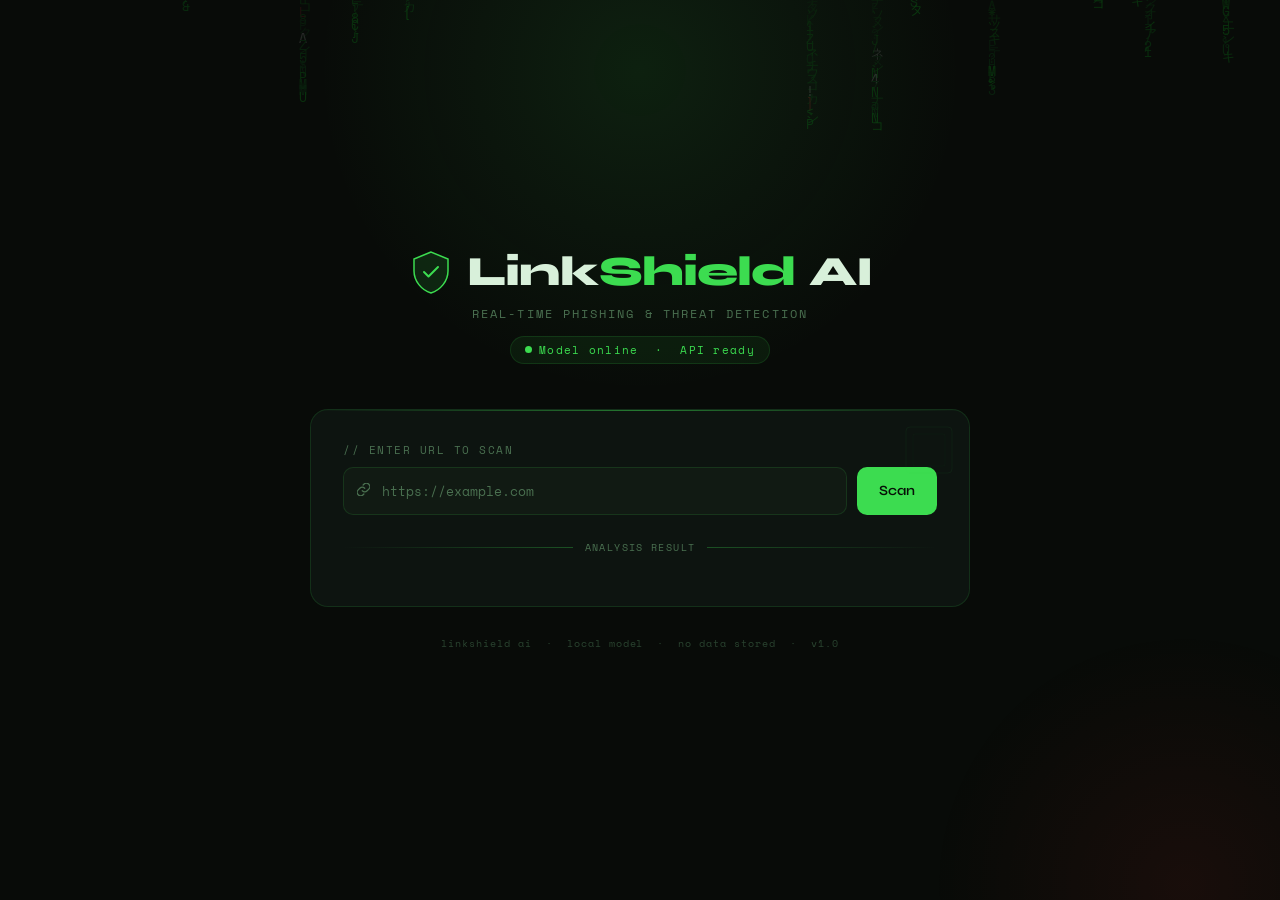
<file: index.html>
<!DOCTYPE html>
<html lang="en">
<head>
  <meta charset="UTF-8"/>
  <meta name="viewport" content="width=device-width, initial-scale=1.0"/>
  <title>LinkShield AI</title>
  <link href="https://fonts.googleapis.com/css2?family=Space+Mono:ital,wght@0,400;0,700;1,400&family=Syne:wght@400;600;800&display=swap" rel="stylesheet"/>
  <link rel="stylesheet" href="style.css"/>
</head>
<body>

<canvas id="matrix-canvas"></canvas>
<div class="glow-orb"></div>
<div class="glow-orb-red"></div>

<div class="wrapper">

  <!-- Header -->
  <div class="header">
    <div class="logo-row">
      <svg class="shield" viewBox="0 0 46 46" fill="none" xmlns="http://www.w3.org/2000/svg">
        <path d="M23 3L6 10V22C6 31.9 13.4 41.2 23 44C32.6 41.2 40 31.9 40 22V10L23 3Z"
              fill="rgba(60,220,80,0.12)" stroke="#3cdc50" stroke-width="1.5"/>
        <path d="M16 23L20.5 27.5L30 18" stroke="#3cdc50" stroke-width="2"
              stroke-linecap="round" stroke-linejoin="round"/>
      </svg>
      <h1>Link<span>Shield</span> AI</h1>
    </div>
    <p class="tagline">Real-time phishing &amp; threat detection</p>
    <div class="status-pill">
      <span class="pulse-dot"></span>
      Model online &nbsp;·&nbsp; API ready
    </div>
  </div>

  <!-- Main Card -->
  <div class="card" id="mainCard">
    <div class="scan-line"></div>

    <svg class="card-corner" viewBox="0 0 48 48" fill="none">
      <rect x="1" y="1" width="46" height="46" rx="4" stroke="#3cdc50" stroke-width="1"/>
      <rect x="8" y="8" width="32" height="32" rx="2" stroke="#3cdc50" stroke-width="0.5"/>
    </svg>

    <p class="input-label">// Enter URL to scan</p>

    <div class="input-row">
      <div class="url-wrap">
        <span class="url-icon">
          <svg width="13" height="13" viewBox="0 0 16 16" fill="none">
            <path d="M6.5 9.5a4.243 4.243 0 0 0 6 0l2-2a4.243 4.243 0 0 0-6-6l-1 1"
                  stroke="#4a7050" stroke-width="1.5" stroke-linecap="round"/>
            <path d="M9.5 6.5a4.243 4.243 0 0 0-6 0l-2 2a4.243 4.243 0 0 0 6 6l1-1"
                  stroke="#4a7050" stroke-width="1.5" stroke-linecap="round"/>
          </svg>
        </span>
        <input type="text" id="url" placeholder="https://example.com"
               autocomplete="off" spellcheck="false"/>
      </div>
      <button id="checkBtn" onclick="checkURL()">
        <div class="btn-inner">
          <div class="spinner"></div>
          <span class="btn-text">Scan</span>
        </div>
      </button>
    </div>

    <p class="checking-url" id="checkingUrl">scanning › <span id="urlDisplay"></span></p>

    <div class="divider">
      <div class="divider-line"></div>
      <span class="divider-label">Analysis Result</span>
      <div class="divider-line right"></div>
    </div>

    <div id="result-panel"></div>

  </div><!-- /card -->

  <p class="footer">linkshield ai &nbsp;·&nbsp; local model &nbsp;·&nbsp; no data stored &nbsp;·&nbsp; v1.0</p>

</div><!-- /wrapper -->

<script src="script.js"></script>
</body>
</html>
</file>
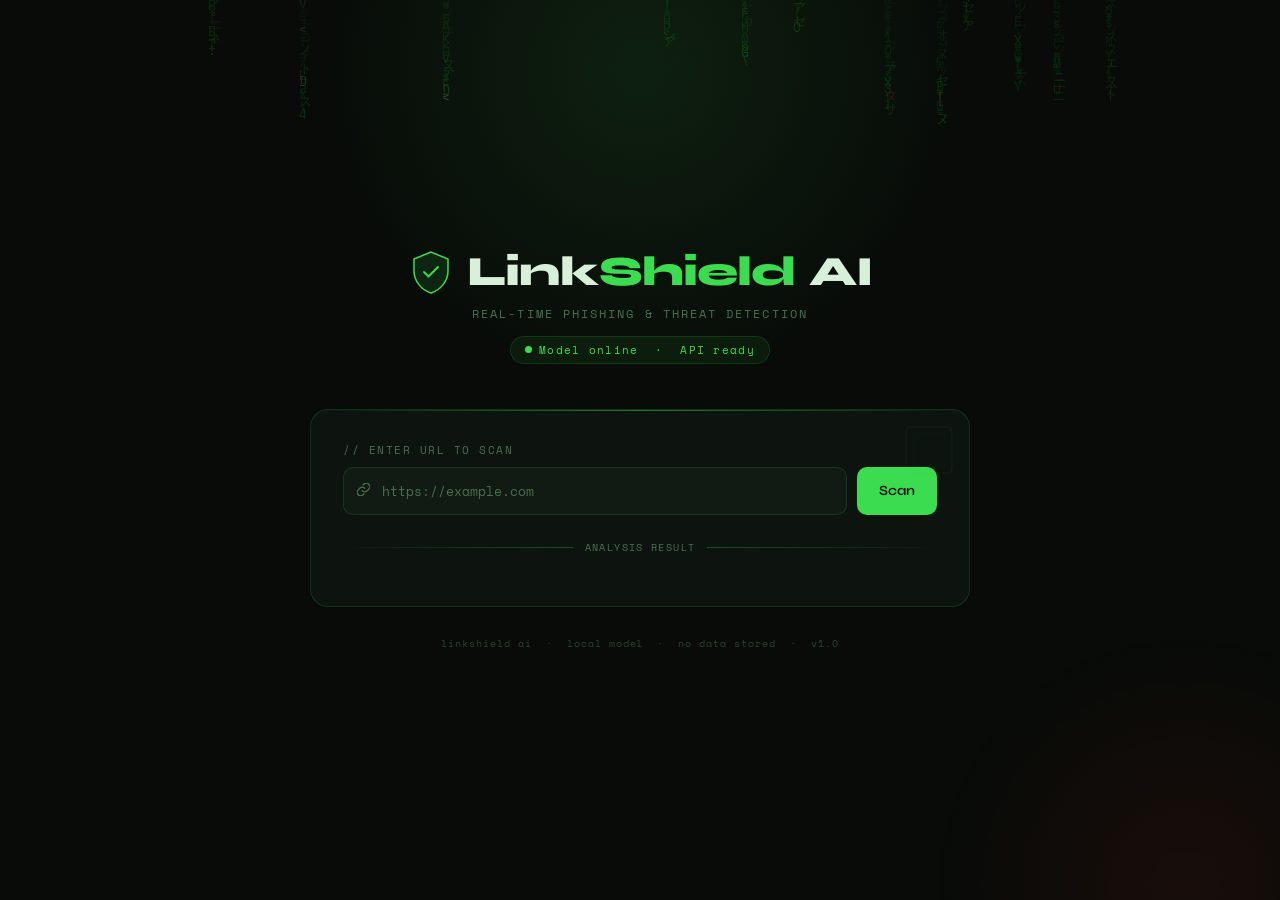
<file: static/index.html>
<!DOCTYPE html>
<html lang="en">
<head>
  <meta charset="UTF-8"/>
  <meta name="viewport" content="width=device-width, initial-scale=1.0"/>
  <title>LinkShield AI</title>
  <link href="https://fonts.googleapis.com/css2?family=Space+Mono:ital,wght@0,400;0,700;1,400&family=Syne:wght@400;600;800&display=swap" rel="stylesheet"/>
  <link rel="stylesheet" href="style.css"/>
</head>
<body>

<canvas id="matrix-canvas"></canvas>
<div class="glow-orb"></div>
<div class="glow-orb-red"></div>

<div class="wrapper">

  <!-- Header -->
  <div class="header">
    <div class="logo-row">
      <svg class="shield" viewBox="0 0 46 46" fill="none" xmlns="http://www.w3.org/2000/svg">
        <path d="M23 3L6 10V22C6 31.9 13.4 41.2 23 44C32.6 41.2 40 31.9 40 22V10L23 3Z"
              fill="rgba(60,220,80,0.12)" stroke="#3cdc50" stroke-width="1.5"/>
        <path d="M16 23L20.5 27.5L30 18" stroke="#3cdc50" stroke-width="2"
              stroke-linecap="round" stroke-linejoin="round"/>
      </svg>
      <h1>Link<span>Shield</span> AI</h1>
    </div>
    <p class="tagline">Real-time phishing &amp; threat detection</p>
    <div class="status-pill">
      <span class="pulse-dot"></span>
      Model online &nbsp;·&nbsp; API ready
    </div>
  </div>

  <!-- Main Card -->
  <div class="card" id="mainCard">
    <div class="scan-line"></div>

    <svg class="card-corner" viewBox="0 0 48 48" fill="none">
      <rect x="1" y="1" width="46" height="46" rx="4" stroke="#3cdc50" stroke-width="1"/>
      <rect x="8" y="8" width="32" height="32" rx="2" stroke="#3cdc50" stroke-width="0.5"/>
    </svg>

    <p class="input-label">// Enter URL to scan</p>

    <div class="input-row">
      <div class="url-wrap">
        <span class="url-icon">
          <svg width="13" height="13" viewBox="0 0 16 16" fill="none">
            <path d="M6.5 9.5a4.243 4.243 0 0 0 6 0l2-2a4.243 4.243 0 0 0-6-6l-1 1"
                  stroke="#4a7050" stroke-width="1.5" stroke-linecap="round"/>
            <path d="M9.5 6.5a4.243 4.243 0 0 0-6 0l-2 2a4.243 4.243 0 0 0 6 6l1-1"
                  stroke="#4a7050" stroke-width="1.5" stroke-linecap="round"/>
          </svg>
        </span>
        <input type="text" id="url" placeholder="https://example.com"
               autocomplete="off" spellcheck="false"/>
      </div>
      <button id="checkBtn" onclick="checkURL()">
        <div class="btn-inner">
          <div class="spinner"></div>
          <span class="btn-text">Scan</span>
        </div>
      </button>
    </div>

    <p class="checking-url" id="checkingUrl">scanning › <span id="urlDisplay"></span></p>

    <div class="divider">
      <div class="divider-line"></div>
      <span class="divider-label">Analysis Result</span>
      <div class="divider-line right"></div>
    </div>

    <div id="result-panel"></div>

  </div><!-- /card -->

  <p class="footer">linkshield ai &nbsp;·&nbsp; local model &nbsp;·&nbsp; no data stored &nbsp;·&nbsp; v1.0</p>

</div><!-- /wrapper -->

<script src="script.js"></script>
</body>
</html>
</file>
<file: style.css>
*, *::before, *::after { box-sizing: border-box; margin: 0; padding: 0; }

:root {
  --bg:        #0a0d0a;
  --surface:   #0d1410;
  --surface2:  #111a13;
  --border:    rgba(60, 220, 80, 0.14);
  --border2:   rgba(60, 220, 80, 0.30);
  --accent:    #3cdc50;
  --accent-dim:#28a838;
  --danger:    #ff3333;
  --warn:      #ff8800;
  --safe:      #3cdc50;
  --text:      #d8f0da;
  --muted:     #4a7050;
  --muted2:    #2a4430;
  --font-head: 'Syne', sans-serif;
  --font-mono: 'Space Mono', monospace;
}

body {
  background: var(--bg);
  color: var(--text);
  font-family: var(--font-head);
  min-height: 100vh;
  display: flex;
  flex-direction: column;
  align-items: center;
  justify-content: center;
  padding: 2rem 1.5rem;
  overflow-x: hidden;
}

#matrix-canvas {
  position: fixed; inset: 0;
  width: 100%; height: 100%;
  pointer-events: none; z-index: 0;
  opacity: 0.18;
}

.glow-orb {
  position: fixed;
  top: -280px; left: 50%; transform: translateX(-50%);
  width: 700px; height: 700px;
  background: radial-gradient(circle, rgba(60,220,80,0.10) 0%, transparent 65%);
  pointer-events: none; z-index: 0;
}

.glow-orb-red {
  position: fixed;
  bottom: -260px; right: -180px;
  width: 550px; height: 550px;
  background: radial-gradient(circle, rgba(255,51,51,0.07) 0%, transparent 65%);
  pointer-events: none; z-index: 0;
}

.wrapper {
  position: relative; z-index: 1;
  width: 100%; max-width: 660px;
}

/* HEADER */
.header {
  text-align: center;
  margin-bottom: 2.8rem;
  animation: fadeDown 0.55s cubic-bezier(.22,1,.36,1) both;
}

.logo-row {
  display: flex; align-items: center; justify-content: center;
  gap: 13px; margin-bottom: 10px;
}

.shield { width: 46px; height: 46px; flex-shrink: 0; }

h1 {
  font-size: clamp(1.9rem, 5vw, 2.6rem);
  font-weight: 800;
  letter-spacing: -0.02em;
  line-height: 1;
}

h1 span { color: var(--accent); }

.tagline {
  font-family: var(--font-mono);
  font-size: 0.72rem;
  color: var(--muted);
  letter-spacing: 0.18em;
  text-transform: uppercase;
  margin-top: 6px;
}

.status-pill {
  display: inline-flex; align-items: center; gap: 7px;
  margin-top: 14px;
  background: rgba(60,220,80,0.07);
  border: 1px solid var(--border);
  border-radius: 999px;
  padding: 5px 14px;
  font-family: var(--font-mono);
  font-size: 0.68rem;
  color: var(--accent);
  letter-spacing: 0.12em;
}

.pulse-dot {
  width: 7px; height: 7px; border-radius: 50%;
  background: var(--accent);
  animation: pulse 1.8s ease-in-out infinite;
}

/* CARD */
.card {
  background: var(--surface);
  border: 1px solid var(--border);
  border-radius: 18px;
  padding: 2rem 2rem 1.8rem;
  position: relative;
  overflow: hidden;
  animation: fadeUp 0.6s 0.1s cubic-bezier(.22,1,.36,1) both;
}

.card::before {
  content: '';
  position: absolute; top: 0; left: 0; right: 0; height: 1px;
  background: linear-gradient(90deg, transparent, var(--accent), transparent);
  opacity: 0.5;
}

.card-corner {
  position: absolute; top: 16px; right: 16px;
  width: 48px; height: 48px; opacity: 0.06;
}

/* INPUT */
.input-label {
  font-family: var(--font-mono);
  font-size: 0.68rem;
  letter-spacing: 0.14em;
  color: var(--muted);
  text-transform: uppercase;
  margin-bottom: 9px;
}

.input-row { display: flex; gap: 10px; align-items: stretch; }

.url-wrap { flex: 1; position: relative; }

.url-icon {
  position: absolute; left: 14px; top: 50%; transform: translateY(-50%);
  color: var(--muted); pointer-events: none; font-size: 13px; line-height: 1;
}

#url {
  width: 100%;
  background: var(--surface2);
  border: 1px solid var(--border);
  border-radius: 10px;
  padding: 13px 14px 13px 38px;
  color: var(--text);
  font-family: var(--font-mono);
  font-size: 0.82rem;
  outline: none;
  transition: border-color 0.2s, box-shadow 0.2s;
}

#url::placeholder { color: var(--muted); }

#url:focus {
  border-color: var(--border2);
  box-shadow: 0 0 0 3px rgba(60,220,80,0.08);
}

#checkBtn {
  background: var(--accent);
  color: #071007;
  border: none;
  border-radius: 10px;
  padding: 0 22px;
  font-family: var(--font-head);
  font-weight: 600;
  font-size: 0.88rem;
  cursor: pointer;
  white-space: nowrap;
  transition: background 0.18s, transform 0.1s, box-shadow 0.18s;
}

#checkBtn:hover {
  background: #55ff6a;
  box-shadow: 0 0 22px rgba(60,220,80,0.4);
}

#checkBtn:active { transform: scale(0.97); }

#checkBtn.loading {
  pointer-events: none;
  background: var(--accent-dim);
}

.btn-inner { display: flex; align-items: center; gap: 8px; }

.spinner {
  width: 14px; height: 14px;
  border: 2px solid rgba(7,16,7,0.3);
  border-top-color: #071007;
  border-radius: 50%;
  animation: spin 0.7s linear infinite;
  display: none;
}

#checkBtn.loading .spinner { display: block; }
#checkBtn.loading .btn-text { opacity: 0.7; }

/* DIVIDER */
.divider {
  display: flex; align-items: center; gap: 12px;
  margin: 1.6rem 0 1.4rem;
}

.divider-line {
  flex: 1; height: 1px;
  background: linear-gradient(90deg, transparent, var(--border2));
}

.divider-line.right {
  background: linear-gradient(90deg, var(--border2), transparent);
}

.divider-label {
  font-family: var(--font-mono);
  font-size: 0.62rem;
  color: var(--muted);
  letter-spacing: 0.14em;
  text-transform: uppercase;
}

/* RESULT */
#result-panel {
  display: none;
  animation: fadeUp 0.4s cubic-bezier(.22,1,.36,1) both;
}

#result-panel.visible { display: block; }

.result-box {
  border-radius: 12px;
  border: 1px solid var(--border);
  overflow: hidden;
}

.result-header {
  display: flex; align-items: center; gap: 12px;
  padding: 14px 18px;
}

.result-icon {
  width: 36px; height: 36px; border-radius: 50%;
  display: flex; align-items: center; justify-content: center;
  font-size: 16px; flex-shrink: 0;
}

.result-title { font-size: 1rem; font-weight: 600; }

.result-badge {
  margin-left: auto;
  font-family: var(--font-mono);
  font-size: 0.62rem;
  letter-spacing: 0.1em;
  text-transform: uppercase;
  padding: 3px 10px;
  border-radius: 999px;
  border: 1px solid currentColor;
  opacity: 0.8;
}

.result-body {
  padding: 12px 18px 16px;
  font-family: var(--font-mono);
  font-size: 0.78rem;
  color: var(--muted);
  line-height: 1.7;
  border-top: 1px solid var(--border);
}

.result-box.safe {
  background: rgba(60,220,80,0.05);
  border-color: rgba(60,220,80,0.25);
}
.result-box.safe .result-header { background: rgba(60,220,80,0.08); }
.result-box.safe .result-icon { background: rgba(60,220,80,0.15); color: var(--safe); }
.result-box.safe .result-title { color: var(--safe); }
.result-box.safe .result-badge { color: var(--safe); }

.result-box.danger {
  background: rgba(255,51,51,0.05);
  border-color: rgba(255,51,51,0.25);
}
.result-box.danger .result-header { background: rgba(255,51,51,0.08); }
.result-box.danger .result-icon { background: rgba(255,51,51,0.15); color: var(--danger); }
.result-box.danger .result-title { color: var(--danger); }
.result-box.danger .result-badge { color: var(--danger); }

.result-box.warning {
  background: rgba(255,136,0,0.05);
  border-color: rgba(255,136,0,0.25);
}
.result-box.warning .result-header { background: rgba(255,136,0,0.08); }
.result-box.warning .result-icon { background: rgba(255,136,0,0.15); color: var(--warn); }
.result-box.warning .result-title { color: var(--warn); }
.result-box.warning .result-badge { color: var(--warn); }

.result-box.neutral { background: var(--surface2); }
.result-box.neutral .result-header { background: rgba(255,255,255,0.03); }
.result-box.neutral .result-icon { background: rgba(255,255,255,0.06); color: var(--muted); }
.result-box.neutral .result-title { color: var(--text); }

.error-box {
  background: rgba(255,51,51,0.06);
  border: 1px solid rgba(255,51,51,0.2);
  border-radius: 10px;
  padding: 12px 16px;
  font-family: var(--font-mono);
  font-size: 0.75rem;
  color: var(--danger);
  display: flex; align-items: flex-start; gap: 10px;
  line-height: 1.6;
}

.checking-url {
  margin-top: 10px;
  font-family: var(--font-mono);
  font-size: 0.7rem;
  color: var(--muted);
  word-break: break-all;
  display: none;
}
.checking-url.visible { display: block; }
.checking-url span { color: var(--accent); opacity: 0.7; }

/* FOOTER */
.footer {
  margin-top: 1.8rem;
  text-align: center;
  font-family: var(--font-mono);
  font-size: 0.62rem;
  color: var(--muted2);
  letter-spacing: 0.1em;
  animation: fadeUp 0.6s 0.2s cubic-bezier(.22,1,.36,1) both;
}

/* SCAN LINE */
@keyframes scanline {
  0%   { top: -2px; opacity: 0.6; }
  100% { top: 100%; opacity: 0; }
}

.scan-line {
  position: absolute; left: 0; right: 0; height: 2px;
  background: linear-gradient(90deg, transparent, var(--accent), transparent);
  pointer-events: none;
  display: none;
}

.card.scanning .scan-line {
  display: block;
  animation: scanline 0.9s ease-in-out forwards;
}

/* ANIMATIONS */
@keyframes fadeDown {
  from { opacity: 0; transform: translateY(-18px); }
  to   { opacity: 1; transform: translateY(0); }
}
@keyframes fadeUp {
  from { opacity: 0; transform: translateY(14px); }
  to   { opacity: 1; transform: translateY(0); }
}
@keyframes pulse {
  0%, 100% { opacity: 1; transform: scale(1); }
  50%       { opacity: 0.4; transform: scale(0.75); }
}
@keyframes spin { to { transform: rotate(360deg); } }

@media (max-width: 480px) {
  .input-row { flex-direction: column; }
  #checkBtn { padding: 13px; }
  .card { padding: 1.4rem 1.2rem; }
}
</file>
<file: static/style.css>
*, *::before, *::after { box-sizing: border-box; margin: 0; padding: 0; }

:root {
  --bg:        #0a0d0a;
  --surface:   #0d1410;
  --surface2:  #111a13;
  --border:    rgba(60, 220, 80, 0.14);
  --border2:   rgba(60, 220, 80, 0.30);
  --accent:    #3cdc50;
  --accent-dim:#28a838;
  --danger:    #ff3333;
  --warn:      #ff8800;
  --safe:      #3cdc50;
  --text:      #d8f0da;
  --muted:     #4a7050;
  --muted2:    #2a4430;
  --font-head: 'Syne', sans-serif;
  --font-mono: 'Space Mono', monospace;
}

body {
  background: var(--bg);
  color: var(--text);
  font-family: var(--font-head);
  min-height: 100vh;
  display: flex;
  flex-direction: column;
  align-items: center;
  justify-content: center;
  padding: 2rem 1.5rem;
  overflow-x: hidden;
}

#matrix-canvas {
  position: fixed; inset: 0;
  width: 100%; height: 100%;
  pointer-events: none; z-index: 0;
  opacity: 0.18;
}

.glow-orb {
  position: fixed;
  top: -280px; left: 50%; transform: translateX(-50%);
  width: 700px; height: 700px;
  background: radial-gradient(circle, rgba(60,220,80,0.10) 0%, transparent 65%);
  pointer-events: none; z-index: 0;
}

.glow-orb-red {
  position: fixed;
  bottom: -260px; right: -180px;
  width: 550px; height: 550px;
  background: radial-gradient(circle, rgba(255,51,51,0.07) 0%, transparent 65%);
  pointer-events: none; z-index: 0;
}

.wrapper {
  position: relative; z-index: 1;
  width: 100%; max-width: 660px;
}

/* HEADER */
.header {
  text-align: center;
  margin-bottom: 2.8rem;
  animation: fadeDown 0.55s cubic-bezier(.22,1,.36,1) both;
}

.logo-row {
  display: flex; align-items: center; justify-content: center;
  gap: 13px; margin-bottom: 10px;
}

.shield { width: 46px; height: 46px; flex-shrink: 0; }

h1 {
  font-size: clamp(1.9rem, 5vw, 2.6rem);
  font-weight: 800;
  letter-spacing: -0.02em;
  line-height: 1;
}

h1 span { color: var(--accent); }

.tagline {
  font-family: var(--font-mono);
  font-size: 0.72rem;
  color: var(--muted);
  letter-spacing: 0.18em;
  text-transform: uppercase;
  margin-top: 6px;
}

.status-pill {
  display: inline-flex; align-items: center; gap: 7px;
  margin-top: 14px;
  background: rgba(60,220,80,0.07);
  border: 1px solid var(--border);
  border-radius: 999px;
  padding: 5px 14px;
  font-family: var(--font-mono);
  font-size: 0.68rem;
  color: var(--accent);
  letter-spacing: 0.12em;
}

.pulse-dot {
  width: 7px; height: 7px; border-radius: 50%;
  background: var(--accent);
  animation: pulse 1.8s ease-in-out infinite;
}

/* CARD */
.card {
  background: var(--surface);
  border: 1px solid var(--border);
  border-radius: 18px;
  padding: 2rem 2rem 1.8rem;
  position: relative;
  overflow: hidden;
  animation: fadeUp 0.6s 0.1s cubic-bezier(.22,1,.36,1) both;
}

.card::before {
  content: '';
  position: absolute; top: 0; left: 0; right: 0; height: 1px;
  background: linear-gradient(90deg, transparent, var(--accent), transparent);
  opacity: 0.5;
}

.card-corner {
  position: absolute; top: 16px; right: 16px;
  width: 48px; height: 48px; opacity: 0.06;
}

/* INPUT */
.input-label {
  font-family: var(--font-mono);
  font-size: 0.68rem;
  letter-spacing: 0.14em;
  color: var(--muted);
  text-transform: uppercase;
  margin-bottom: 9px;
}

.input-row { display: flex; gap: 10px; align-items: stretch; }

.url-wrap { flex: 1; position: relative; }

.url-icon {
  position: absolute; left: 14px; top: 50%; transform: translateY(-50%);
  color: var(--muted); pointer-events: none; font-size: 13px; line-height: 1;
}

#url {
  width: 100%;
  background: var(--surface2);
  border: 1px solid var(--border);
  border-radius: 10px;
  padding: 13px 14px 13px 38px;
  color: var(--text);
  font-family: var(--font-mono);
  font-size: 0.82rem;
  outline: none;
  transition: border-color 0.2s, box-shadow 0.2s;
}

#url::placeholder { color: var(--muted); }

#url:focus {
  border-color: var(--border2);
  box-shadow: 0 0 0 3px rgba(60,220,80,0.08);
}

#checkBtn {
  background: var(--accent);
  color: #071007;
  border: none;
  border-radius: 10px;
  padding: 0 22px;
  font-family: var(--font-head);
  font-weight: 600;
  font-size: 0.88rem;
  cursor: pointer;
  white-space: nowrap;
  transition: background 0.18s, transform 0.1s, box-shadow 0.18s;
}

#checkBtn:hover {
  background: #55ff6a;
  box-shadow: 0 0 22px rgba(60,220,80,0.4);
}

#checkBtn:active { transform: scale(0.97); }

#checkBtn.loading {
  pointer-events: none;
  background: var(--accent-dim);
}

.btn-inner { display: flex; align-items: center; gap: 8px; }

.spinner {
  width: 14px; height: 14px;
  border: 2px solid rgba(7,16,7,0.3);
  border-top-color: #071007;
  border-radius: 50%;
  animation: spin 0.7s linear infinite;
  display: none;
}

#checkBtn.loading .spinner { display: block; }
#checkBtn.loading .btn-text { opacity: 0.7; }

/* DIVIDER */
.divider {
  display: flex; align-items: center; gap: 12px;
  margin: 1.6rem 0 1.4rem;
}

.divider-line {
  flex: 1; height: 1px;
  background: linear-gradient(90deg, transparent, var(--border2));
}

.divider-line.right {
  background: linear-gradient(90deg, var(--border2), transparent);
}

.divider-label {
  font-family: var(--font-mono);
  font-size: 0.62rem;
  color: var(--muted);
  letter-spacing: 0.14em;
  text-transform: uppercase;
}

/* RESULT */
#result-panel {
  display: none;
  animation: fadeUp 0.4s cubic-bezier(.22,1,.36,1) both;
}

#result-panel.visible { display: block; }

.result-box {
  border-radius: 12px;
  border: 1px solid var(--border);
  overflow: hidden;
}

.result-header {
  display: flex; align-items: center; gap: 12px;
  padding: 14px 18px;
}

.result-icon {
  width: 36px; height: 36px; border-radius: 50%;
  display: flex; align-items: center; justify-content: center;
  font-size: 16px; flex-shrink: 0;
}

.result-title { font-size: 1rem; font-weight: 600; }

.result-badge {
  margin-left: auto;
  font-family: var(--font-mono);
  font-size: 0.62rem;
  letter-spacing: 0.1em;
  text-transform: uppercase;
  padding: 3px 10px;
  border-radius: 999px;
  border: 1px solid currentColor;
  opacity: 0.8;
}

.result-body {
  padding: 12px 18px 16px;
  font-family: var(--font-mono);
  font-size: 0.78rem;
  color: var(--muted);
  line-height: 1.7;
  border-top: 1px solid var(--border);
}

.result-box.safe {
  background: rgba(60,220,80,0.05);
  border-color: rgba(60,220,80,0.25);
}
.result-box.safe .result-header { background: rgba(60,220,80,0.08); }
.result-box.safe .result-icon { background: rgba(60,220,80,0.15); color: var(--safe); }
.result-box.safe .result-title { color: var(--safe); }
.result-box.safe .result-badge { color: var(--safe); }

.result-box.danger {
  background: rgba(255,51,51,0.05);
  border-color: rgba(255,51,51,0.25);
}
.result-box.danger .result-header { background: rgba(255,51,51,0.08); }
.result-box.danger .result-icon { background: rgba(255,51,51,0.15); color: var(--danger); }
.result-box.danger .result-title { color: var(--danger); }
.result-box.danger .result-badge { color: var(--danger); }

.result-box.warning {
  background: rgba(255,136,0,0.05);
  border-color: rgba(255,136,0,0.25);
}
.result-box.warning .result-header { background: rgba(255,136,0,0.08); }
.result-box.warning .result-icon { background: rgba(255,136,0,0.15); color: var(--warn); }
.result-box.warning .result-title { color: var(--warn); }
.result-box.warning .result-badge { color: var(--warn); }

.result-box.neutral { background: var(--surface2); }
.result-box.neutral .result-header { background: rgba(255,255,255,0.03); }
.result-box.neutral .result-icon { background: rgba(255,255,255,0.06); color: var(--muted); }
.result-box.neutral .result-title { color: var(--text); }

.error-box {
  background: rgba(255,51,51,0.06);
  border: 1px solid rgba(255,51,51,0.2);
  border-radius: 10px;
  padding: 12px 16px;
  font-family: var(--font-mono);
  font-size: 0.75rem;
  color: var(--danger);
  display: flex; align-items: flex-start; gap: 10px;
  line-height: 1.6;
}

.checking-url {
  margin-top: 10px;
  font-family: var(--font-mono);
  font-size: 0.7rem;
  color: var(--muted);
  word-break: break-all;
  display: none;
}
.checking-url.visible { display: block; }
.checking-url span { color: var(--accent); opacity: 0.7; }

/* FOOTER */
.footer {
  margin-top: 1.8rem;
  text-align: center;
  font-family: var(--font-mono);
  font-size: 0.62rem;
  color: var(--muted2);
  letter-spacing: 0.1em;
  animation: fadeUp 0.6s 0.2s cubic-bezier(.22,1,.36,1) both;
}

/* SCAN LINE */
@keyframes scanline {
  0%   { top: -2px; opacity: 0.6; }
  100% { top: 100%; opacity: 0; }
}

.scan-line {
  position: absolute; left: 0; right: 0; height: 2px;
  background: linear-gradient(90deg, transparent, var(--accent), transparent);
  pointer-events: none;
  display: none;
}

.card.scanning .scan-line {
  display: block;
  animation: scanline 0.9s ease-in-out forwards;
}

/* ANIMATIONS */
@keyframes fadeDown {
  from { opacity: 0; transform: translateY(-18px); }
  to   { opacity: 1; transform: translateY(0); }
}
@keyframes fadeUp {
  from { opacity: 0; transform: translateY(14px); }
  to   { opacity: 1; transform: translateY(0); }
}
@keyframes pulse {
  0%, 100% { opacity: 1; transform: scale(1); }
  50%       { opacity: 0.4; transform: scale(0.75); }
}
@keyframes spin { to { transform: rotate(360deg); } }

@media (max-width: 480px) {
  .input-row { flex-direction: column; }
  #checkBtn { padding: 13px; }
  .card { padding: 1.4rem 1.2rem; }
}
</file>
